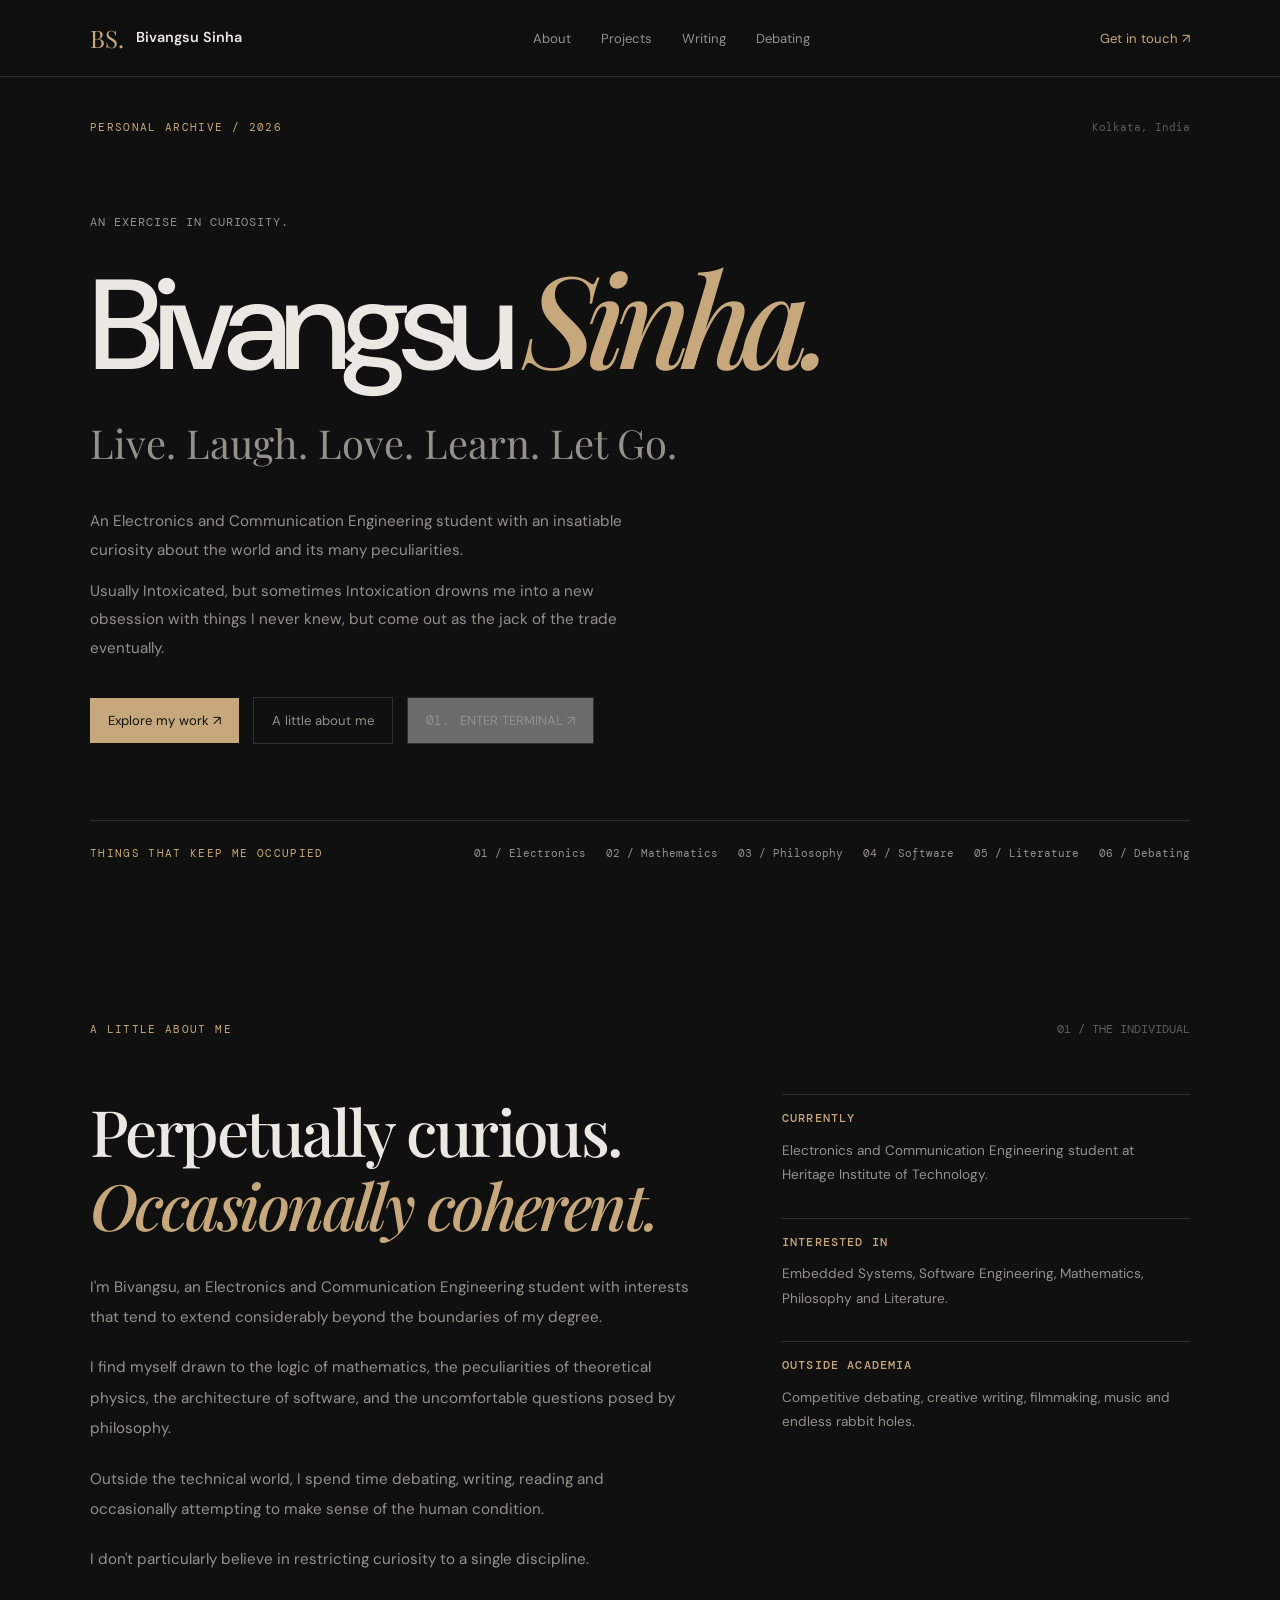
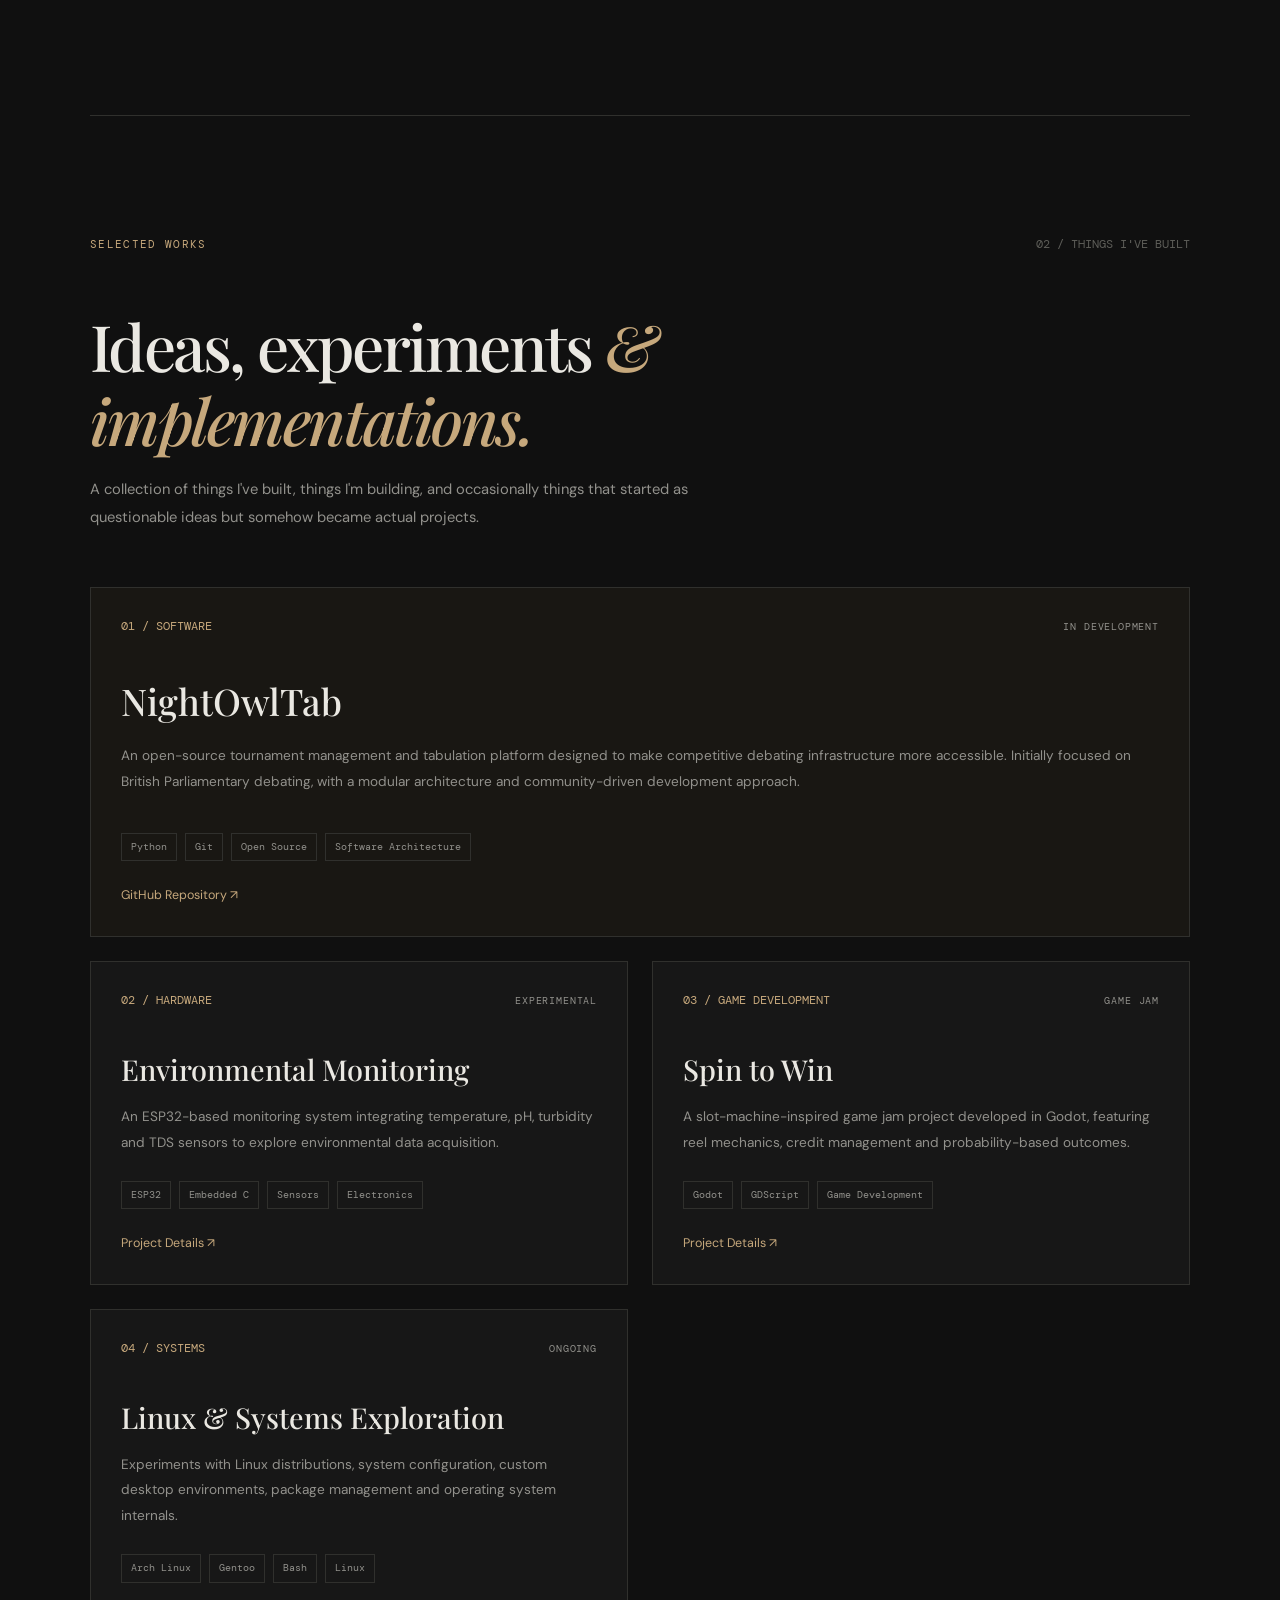
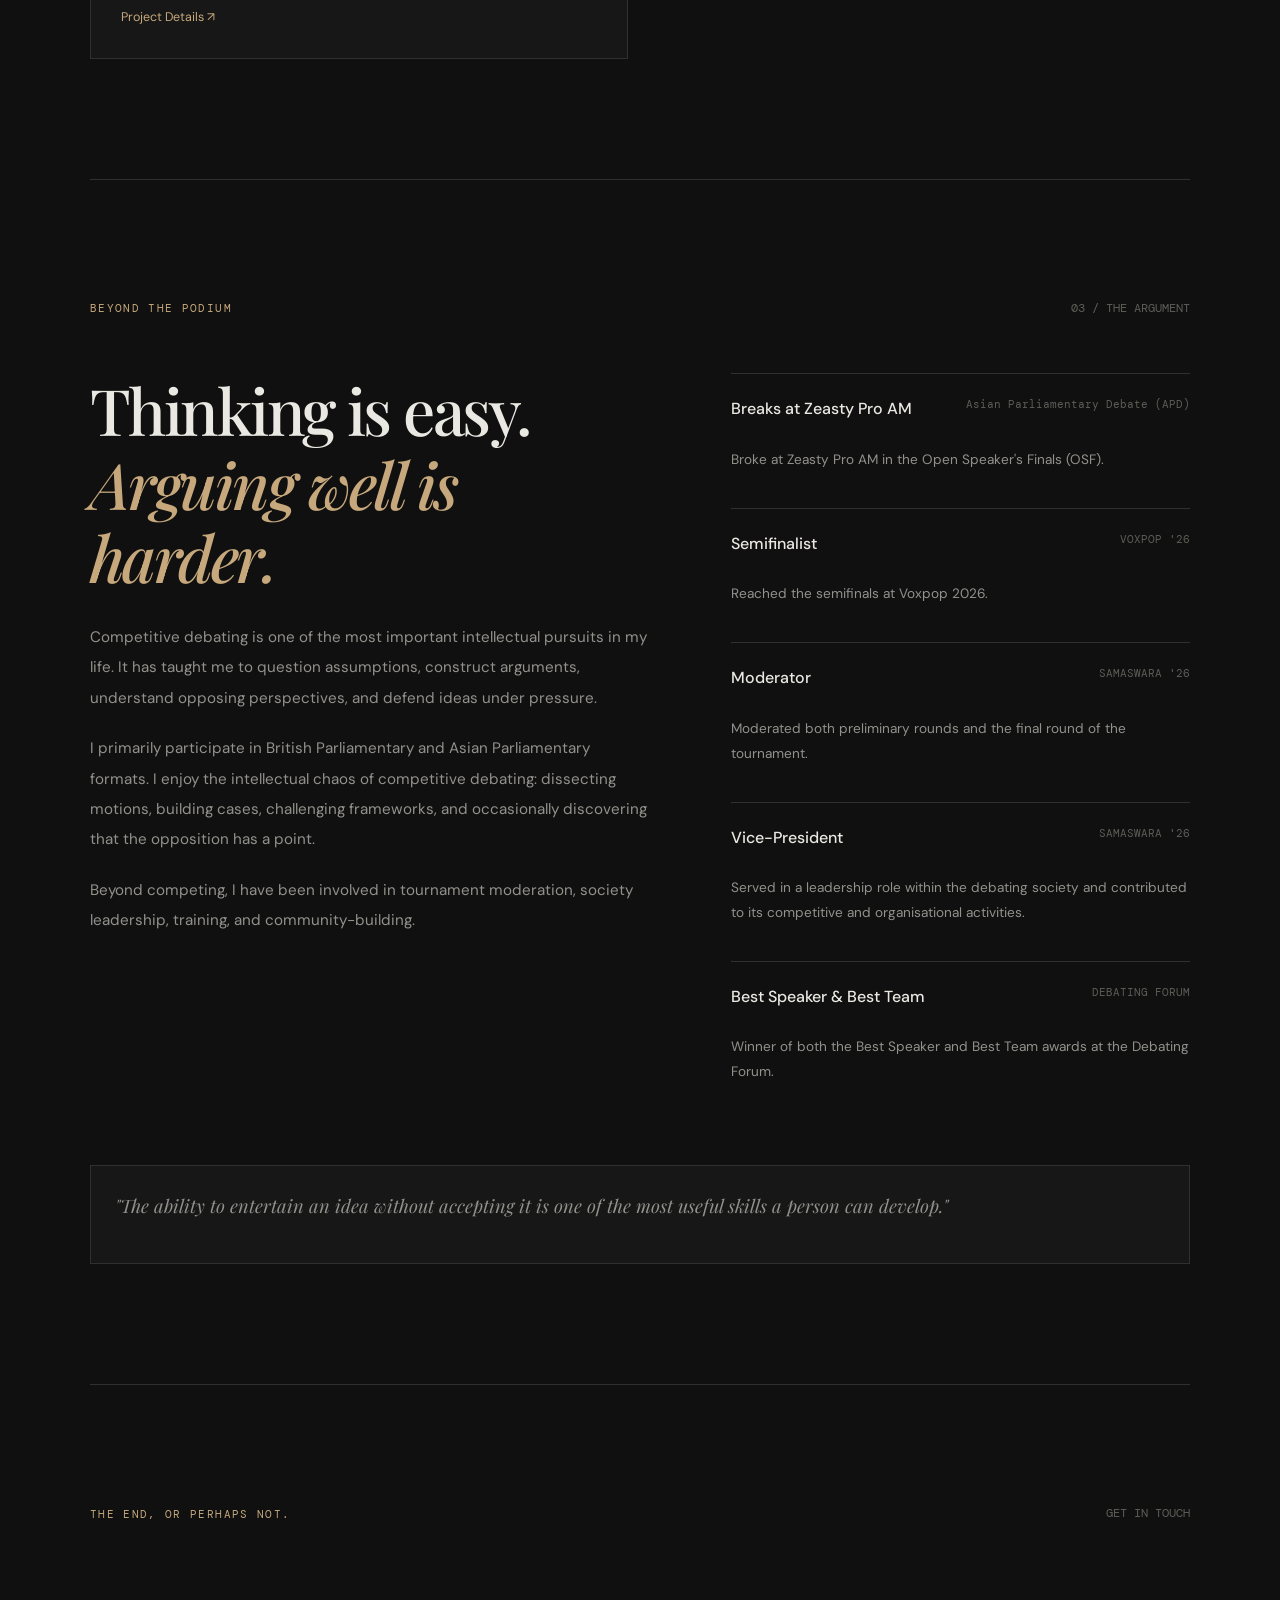
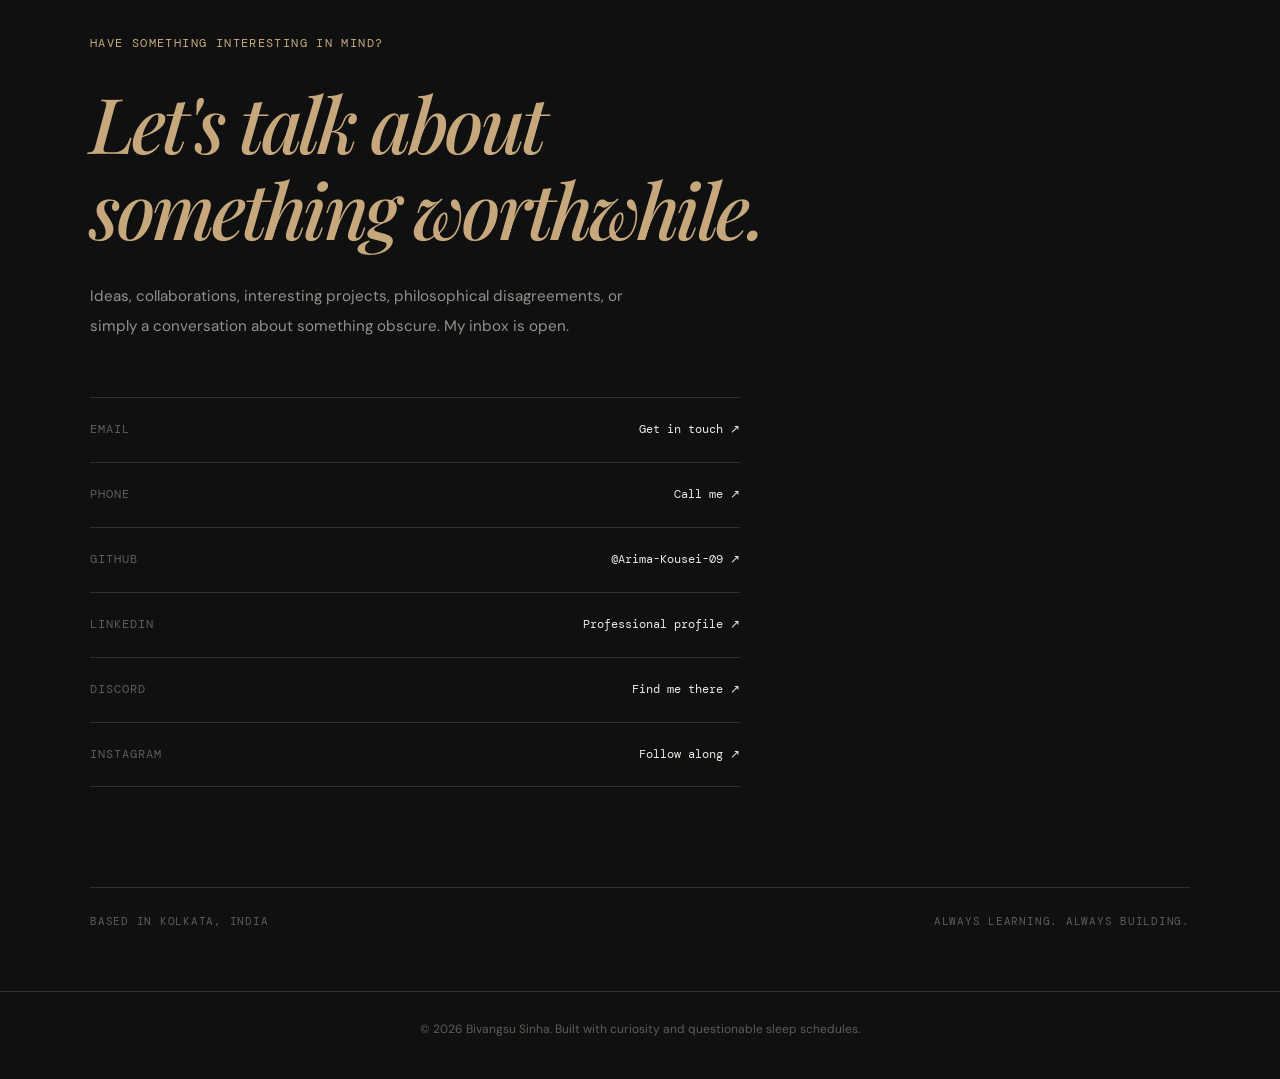
<file: frontend/index.html>
<!doctype html>
<html lang="en">
  <head>
    <meta charset="UTF-8" />

    <meta name="viewport" content="width=device-width, initial-scale=1.0" />

    <meta
      name="description"
      content="The personal archive of Bivangsu Sinha. An exploration of engineering, mathematics, philosophy, literature and everything in between."
    />

    <meta name="author" content="Bivangsu Sinha" />

    <meta name="theme-color" content="#101010" />

    <meta property="og:title" content="Bivangsu Sinha | Personal Archive" />

    <meta
      property="og:description"
      content="Live. Laugh. Love. Learn. Let Go."
    />

    <meta property="og:type" content="website" />

    <title>Bivangsu Sinha | Personal Archive</title>

    <!-- Typography -->

    <link rel="preconnect" href="https://fonts.googleapis.com" />

    <link rel="preconnect" href="https://fonts.gstatic.com" crossorigin />

    <link
      href="https://fonts.googleapis.com/css2?family=DM+Mono:wght@400;500&family=DM+Sans:wght@400;500;600;700&family=Playfair+Display:ital,wght@0,500;0,600;1,500&display=swap"
      rel="stylesheet"
    />

    <!-- Stylesheet -->

    <link rel="stylesheet" href="css/style.css" />
    <link rel="stylesheet" href="css/about.css" />
    <link rel="stylesheet" href="css/projects.css" />
    <link rel="stylesheet" href="css/debating.css" />
    <link rel="stylesheet" href="css/contact.css" />
    <link rel="stylesheet" href="css/terminal.css" />

    <!-- JavaScript -->

    <script src="js/main.js" defer></script>
    <script src="js/terminal.js" defer></script>
    <script src="js/projects.js" defer></script>
  </head>

  <body>
    <!-- =================================
         NAVIGATION
    ================================== -->

    <header id="site-header">
      <nav class="navbar">
        <a href="index.html" class="brand">
          <span class="brand-mark">BS.</span>
          <span class="brand-name">Bivangsu Sinha</span>
        </a>

        <div class="nav-links">
          <a href="#about">About</a>

          <a href="#projects">Projects</a>

          <a href="#writing">Writing</a>

          <a href="#debating">Debating</a>
        </div>

        <a href="#contact" class="nav-contact"> Get in touch ↗ </a>

        <button
          class="menu-toggle"
          id="menu-toggle"
          aria-label="Toggle navigation"
          aria-expanded="false"
        >
          <span></span>
          <span></span>
        </button>
      </nav>
    </header>

    <!-- =================================
         MAIN CONTENT
    ================================== -->

    <main>
      <!-- HERO SECTION -->

      <section id="hero" class="hero">
        <div class="hero-meta">
          <span class="section-label"> PERSONAL ARCHIVE / 2026 </span>

          <span class="location"> Kolkata, India </span>
        </div>

        <div class="hero-content">
          <p class="hero-intro">AN EXERCISE IN CURIOSITY.</p>

          <h1 class="hero-title">
            Bivangsu
            <span>Sinha.</span>
          </h1>

          <h2 class="hero-tagline">Live. Laugh. Love. Learn. Let Go.</h2>

          <div class="hero-description">
            <p>
              An Electronics and Communication Engineering student with an
              insatiable curiosity about the world and its many peculiarities.
            </p>

            <p>
              Usually Intoxicated, but sometimes Intoxication drowns me into a
              new obsession with things I never knew, but come out as the jack
              of the trade eventually.
            </p>
          </div>

          <div class="hero-actions">
            <a href="#projects" class="button-primary"> Explore my work ↗ </a>

            <a href="#about" class="button-secondary"> A little about me </a>

            <button
              type="button"
              class="button-secondary"
              id="open-terminal"
              aria-haspopup="dialog"
              aria-controls="terminal-overlay"
              aria-expanded="false"
            >
              <span class="mono">01.</span> ENTER TERMINAL ↗
            </button>
          </div>
        </div>

        <div class="hero-interests">
          <span class="section-label"> THINGS THAT KEEP ME OCCUPIED </span>

          <div class="interest-list">
            <span>01 / Electronics</span>

            <span>02 / Mathematics</span>

            <span>03 / Philosophy</span>

            <span>04 / Software</span>

            <span>05 / Literature</span>

            <span>06 / Debating</span>
          </div>
        </div>
      </section>

      <!-- FUTURE SECTIONS -->

      <section id="about" class="about-section">
        <div class="about-header">
          <span class="section-label">A LITTLE ABOUT ME</span>
          <span class="about-index">01 / THE INDIVIDUAL</span>
        </div>

        <div class="about-grid">
          <div class="about-main">
            <h2 class="about-title">
              Perpetually curious.
              <span>Occasionally coherent.</span>
            </h2>

            <div class="about-description">
              <p>
                I'm Bivangsu, an Electronics and Communication Engineering
                student with interests that tend to extend considerably beyond
                the boundaries of my degree.
              </p>

              <p>
                I find myself drawn to the logic of mathematics, the
                peculiarities of theoretical physics, the architecture of
                software, and the uncomfortable questions posed by philosophy.
              </p>

              <p>
                Outside the technical world, I spend time debating, writing,
                reading and occasionally attempting to make sense of the human
                condition.
              </p>

              <p>
                I don't particularly believe in restricting curiosity to a
                single discipline.
              </p>
            </div>
          </div>

          <div class="about-details">
            <div class="about-detail">
              <h3>Currently</h3>
              <p>
                Electronics and Communication Engineering student at Heritage
                Institute of Technology.
              </p>
            </div>

            <div class="about-detail">
              <h3>Interested in</h3>
              <p>
                Embedded Systems, Software Engineering, Mathematics, Philosophy
                and Literature.
              </p>
            </div>

            <div class="about-detail">
              <h3>Outside academia</h3>
              <p>
                Competitive debating, creative writing, filmmaking, music and
                endless rabbit holes.
              </p>
            </div>
          </div>
        </div>
      </section>

      <section id="projects" class="projects-section">
        <div class="projects-header">
          <span class="section-label">SELECTED WORKS</span>
          <span class="projects-index">02 / THINGS I'VE BUILT</span>
        </div>

        <div class="projects-intro">
          <h2 class="projects-title">
            Ideas, experiments
            <span>&amp; implementations.</span>
          </h2>

          <p class="projects-description">
            A collection of things I've built, things I'm building, and
            occasionally things that started as questionable ideas but somehow
            became actual projects.
          </p>
        </div>

        <div class="projects-grid">
          <!-- NIGHTOWLTAB -->

          <article class="project-card featured">
            <div class="project-top">
              <span class="project-number">01 / SOFTWARE</span>
              <span class="project-status">IN DEVELOPMENT</span>
            </div>

            <h3 class="project-name">NightOwlTab</h3>

            <p class="project-description">
              An open-source tournament management and tabulation platform
              designed to make competitive debating infrastructure more
              accessible. Initially focused on British Parliamentary debating,
              with a modular architecture and community-driven development
              approach.
            </p>

            <div class="project-tags">
              <span>Python</span>
              <span>Git</span>
              <span>Open Source</span>
              <span>Software Architecture</span>
            </div>

            <a
              href="github.com"
              class="project-link"
              target="_blank"
              rel="noopener noreferrer"
            >
              GitHub Repository ↗
            </a>
          </article>

          <!-- ENVIRONMENTAL MONITORING -->

          <article class="project-card">
            <div class="project-top">
              <span class="project-number">02 / HARDWARE</span>
              <span class="project-status">EXPERIMENTAL</span>
            </div>

            <h3 class="project-name">Environmental Monitoring</h3>

            <p class="project-description">
              An ESP32-based monitoring system integrating temperature, pH,
              turbidity and TDS sensors to explore environmental data
              acquisition.
            </p>

            <div class="project-tags">
              <span>ESP32</span>
              <span>Embedded C</span>
              <span>Sensors</span>
              <span>Electronics</span>
            </div>

            <a href="#contact" class="project-link"> Project Details ↗ </a>
          </article>

          <!-- SPIN TO WIN -->

          <article class="project-card">
            <div class="project-top">
              <span class="project-number">03 / GAME DEVELOPMENT</span>
              <span class="project-status">GAME JAM</span>
            </div>

            <h3 class="project-name">Spin to Win</h3>

            <p class="project-description">
              A slot-machine-inspired game jam project developed in Godot,
              featuring reel mechanics, credit management and probability-based
              outcomes.
            </p>

            <div class="project-tags">
              <span>Godot</span>
              <span>GDScript</span>
              <span>Game Development</span>
            </div>

            <a href="#contact" class="project-link"> Project Details ↗ </a>
          </article>

          <!-- LINUX -->

          <article class="project-card">
            <div class="project-top">
              <span class="project-number">04 / SYSTEMS</span>
              <span class="project-status">ONGOING</span>
            </div>

            <h3 class="project-name">Linux &amp; Systems Exploration</h3>

            <p class="project-description">
              Experiments with Linux distributions, system configuration, custom
              desktop environments, package management and operating system
              internals.
            </p>

            <div class="project-tags">
              <span>Arch Linux</span>
              <span>Gentoo</span>
              <span>Bash</span>
              <span>Linux</span>
            </div>

            <a
              href="https://github.com/Arima-Kousei-09/paper-journal"
              class="project-link"
            >
              Project Details ↗
            </a>
          </article>
        </div>
      </section>

      <section id="writing"></section>

      <section id="debating" class="debating-section">
        <div class="debating-header">
          <span class="section-label">BEYOND THE PODIUM</span>
          <span class="debating-index">03 / THE ARGUMENT</span>
        </div>

        <div class="debating-grid">
          <div class="debating-main">
            <h2 class="debating-title">
              Thinking is easy.
              <span>Arguing well is harder.</span>
            </h2>

            <div class="debating-description">
              <p>
                Competitive debating is one of the most important intellectual
                pursuits in my life. It has taught me to question assumptions,
                construct arguments, understand opposing perspectives, and
                defend ideas under pressure.
              </p>

              <p>
                I primarily participate in British Parliamentary and Asian
                Parliamentary formats. I enjoy the intellectual chaos of
                competitive debating: dissecting motions, building cases,
                challenging frameworks, and occasionally discovering that the
                opposition has a point.
              </p>

              <p>
                Beyond competing, I have been involved in tournament moderation,
                society leadership, training, and community-building.
              </p>
            </div>
          </div>

          <div class="debating-roles">
            <article class="debating-role">
              <div class="debating-role-top">
                <h3>Breaks at Zeasty Pro AM</h3>
                <span class="role-date">Asian Parliamentary Debate (APD)</span>
              </div>
              <p>Broke at Zeasty Pro AM in the Open Speaker's Finals (OSF).</p>
            </article>

            <article class="debating-role">
              <div class="debating-role-top">
                <h3>Semifinalist</h3>
                <span class="role-date">VOXPOP '26</span>
              </div>
              <p>Reached the semifinals at Voxpop 2026.</p>
            </article>

            <article class="debating-role">
              <div class="debating-role-top">
                <h3>Moderator</h3>
                <span class="role-date">SAMASWARA '26</span>
              </div>
              <p>
                Moderated both preliminary rounds and the final round of the
                tournament.
              </p>
            </article>

            <article class="debating-role">
              <div class="debating-role-top">
                <h3>Vice-President</h3>
                <span class="role-date">SAMASWARA '26</span>
              </div>
              <p>
                Served in a leadership role within the debating society and
                contributed to its competitive and organisational activities.
              </p>
            </article>

            <article class="debating-role">
              <div class="debating-role-top">
                <h3>Best Speaker & Best Team</h3>
                <span class="role-date">DEBATING FORUM</span>
              </div>
              <p>
                Winner of both the Best Speaker and Best Team awards at the
                Debating Forum.
              </p>
            </article>
          </div>
        </div>

        <div class="debating-note">
          <p>
            "The ability to entertain an idea without accepting it is one of the
            most useful skills a person can develop."
          </p>
        </div>
      </section>
    </main>

    <!-- CONTACT SECTION -->

    <section id="contact" class="contact-section">
      <div class="contact-header">
        <span class="section-label"><p>THE END, OR PERHAPS NOT.</p></span>
        <span class="contact-index"><p>GET IN TOUCH</p></span>
      </div>

      <div class="contact-content">
        <p class="contact-intro">HAVE SOMETHING INTERESTING IN MIND?</p>

        <h2 class="contact-title">
          <span>Let's talk about</span>
          <span>something worthwhile.</span>
        </h2>

        <p class="contact-description">
          Ideas, collaborations, interesting projects, philosophical
          disagreements, or simply a conversation about something obscure. My
          inbox is open.
        </p>

        <div class="contact-links">
          <!-- EMAIL -->
          <a
            href="mailto:bivangsusinhapotterhead@gmail.com"
            class="contact-link"
          >
            <span>EMAIL</span>
            <span>Get in touch ↗</span>
          </a>

          <!-- PHONE -->
          <a href="tel:+919832454469" class="contact-link">
            <span>PHONE</span>
            <span>Call me ↗</span>
          </a>

          <!-- GITHUB -->
          <a
            href="https://github.com/Arima-Kousei-09"
            target="_blank"
            rel="noopener noreferrer"
            class="contact-link"
          >
            <span>GITHUB</span>
            <span>@Arima-Kousei-09 ↗</span>
          </a>

          <!-- LINKEDIN -->
          <a
            href="https://www.linkedin.com/in/bivangsusinha/"
            target="_blank"
            rel="noopener noreferrer"
            class="contact-link"
          >
            <span>LINKEDIN</span>
            <span>Professional profile ↗</span>
          </a>

          <!-- DISCORD -->
          <a
            href="1360296406455418940"
            target="_blank"
            rel="noopener noreferrer"
            class="contact-link"
          >
            <span>DISCORD</span>
            <span>Find me there ↗</span>
          </a>

          <!-- INSTAGRAM -->
          <a
            href="https://www.instagram.com/arima__kousei___/"
            target="_blank"
            rel="noopener noreferrer"
            class="contact-link"
          >
            <span>INSTAGRAM</span>
            <span>Follow along ↗</span>
          </a>
        </div>
      </div>

      <div class="contact-bottom">
        <span>BASED IN KOLKATA, INDIA</span>
        <span>ALWAYS LEARNING. ALWAYS BUILDING.</span>
      </div>
    </section>

    <!-- =================================
         INTEGRATED TERMINAL OVERLAY
    ================================== -->

    <div
      class="terminal-overlay"
      id="terminal-overlay"
      aria-hidden="true"
      role="dialog"
      aria-modal="true"
      aria-labelledby="terminal-dialog-title"
      inert
    >
      <section class="terminal-window">
        <div class="terminal-window-bar">
          <div class="window-controls" aria-hidden="true">
            <span></span>
            <span></span>
            <span></span>
          </div>

          <span class="window-title" id="terminal-dialog-title"
            >arima@archive: ~</span
          >

          <button
            type="button"
            class="terminal-exit"
            id="close-terminal"
            aria-label="Exit terminal and return to portfolio"
          >
            EXIT ↗
          </button>
        </div>

        <div class="terminal-content" id="terminal-content">
          <div class="terminal-welcome">
            <pre class="ascii-art">
    _    ____  ___ __  __    _
   / \  |  _ \|_ _|  \/  |  / \
  / _ \ | |_) || || |\/| | / _ \
 / ___ \|  _ < | || |  | |/ ___ \
/_/   \_\_| \_\___|_|  |_/_/   \_\
            </pre>

            <p class="welcome-title">ARIMA'S PERSONAL ARCHIVE</p>
            <p class="welcome-subtitle">A different way to explore.</p>
            <p class="system-message">System initialised.</p>
            <p class="system-message">
              Type <span class="command-highlight">help</span>
              to see available commands.
            </p>
          </div>

          <div
            class="terminal-output"
            id="terminal-output"
            aria-live="polite"
          ></div>

          <form class="terminal-input-line" id="terminal-form">
            <label for="terminal-input" class="terminal-prompt">
              arima@archive:~$
            </label>

            <input
              type="text"
              id="terminal-input"
              name="command"
              autocomplete="off"
              autocapitalize="off"
              autocorrect="off"
              spellcheck="false"
              maxlength="120"
              aria-label="Enter terminal command"
            />
          </form>
        </div>
      </section>
    </div>

    <!-- =================================
         FOOTER
    ================================== -->

    <footer id="site-footer">
      <p>
        © 2026 Bivangsu Sinha. Built with curiosity and questionable sleep
        schedules.
      </p>
    </footer>
  </body>
</html>
</file>
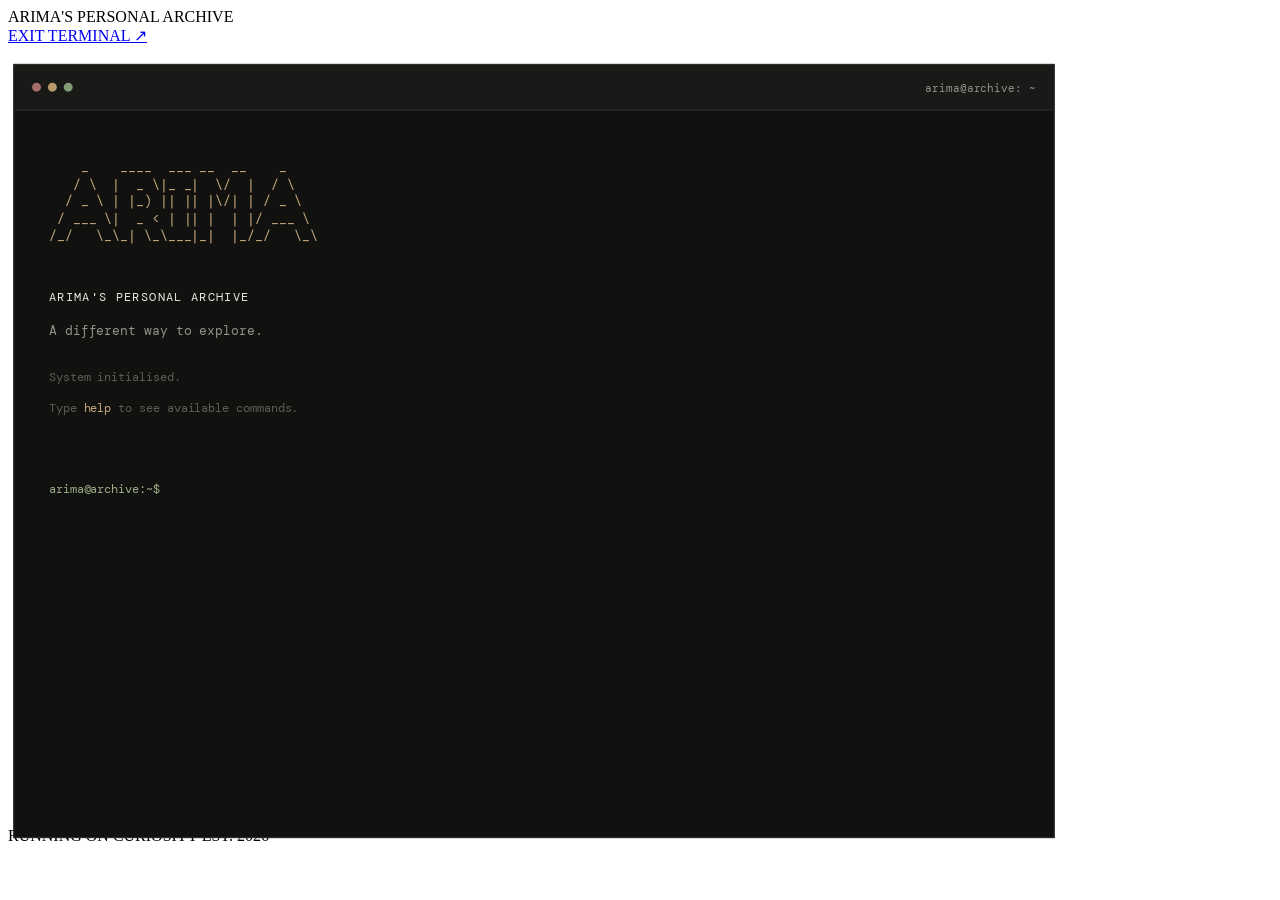
<file: frontend/terminal.html>
<!doctype html>
<html lang="en">
  <head>
    <meta charset="UTF-8" />
    <meta name="viewport" content="width=device-width, initial-scale=1.0" />

    <meta
      name="description"
      content="Arima's personal archive. An interactive terminal for exploring projects, ideas, and work."
    />

    <title>Arima | Terminal</title>

    <link rel="preconnect" href="https://fonts.googleapis.com" />
    <link rel="preconnect" href="https://fonts.gstatic.com" crossorigin />

    <link
      href="https://fonts.googleapis.com/css2?family=DM+Mono:wght@400;500&display=swap"
      rel="stylesheet"
    />

    <link rel="stylesheet" href="css/terminal.css" />

    <script src="js/terminal.js" defer></script>
  </head>

  <body>
    <main class="terminal-page">
      <header class="terminal-header">
        <div class="terminal-identity">
          <span class="status-indicator"></span>
          <span>ARIMA'S PERSONAL ARCHIVE</span>
        </div>

        <a href="index.html" class="exit-link"> EXIT TERMINAL ↗ </a>
      </header>

      <section class="terminal-window">
        <div class="terminal-window-bar">
          <div class="window-controls">
            <span></span>
            <span></span>
            <span></span>
          </div>

          <span class="window-title">arima@archive: ~</span>
        </div>

        <div class="terminal-content" id="terminal-content">
          <div class="terminal-welcome">
            <pre class="ascii-art">
    _    ____  ___ __  __    _
   / \  |  _ \|_ _|  \/  |  / \
  / _ \ | |_) || || |\/| | / _ \
 / ___ \|  _ < | || |  | |/ ___ \
/_/   \_\_| \_\___|_|  |_/_/   \_\
                    </pre
            >

            <p class="welcome-title">ARIMA'S PERSONAL ARCHIVE</p>

            <p class="welcome-subtitle">A different way to explore.</p>

            <p class="system-message">System initialised.</p>

            <p class="system-message">
              Type <span class="command-highlight">help</span>
              to see available commands.
            </p>
          </div>

          <div class="terminal-output" id="terminal-output"></div>

          <form class="terminal-input-line" id="terminal-form">
            <label for="terminal-input" class="terminal-prompt">
              arima@archive:~$
            </label>

            <input
              type="text"
              id="terminal-input"
              name="command"
              autocomplete="off"
              autocapitalize="off"
              spellcheck="false"
              autofocus
              aria-label="Enter terminal command"
            />

            <span class="cursor"></span>
          </form>
        </div>
      </section>

      <footer class="terminal-footer">
        <span>RUNNING ON CURIOSITY</span>
        <span>EST. 2026</span>
      </footer>
    </main>
  </body>
</html>
</file>
<file: frontend/css/style.css>
/* ==========================================
   BIVANGSU SINHA — PERSONAL ARCHIVE
   Global Design System
========================================== */

/* ==========================================
   01. DESIGN TOKENS
========================================== */

:root {
  color-scheme: dark;

  /* Backgrounds */
  --background: #101010;
  --surface: #171717;
  --surface-hover: #202020;

  /* Typography */
  --foreground: #eae8e2;
  --secondary: #92918c;
  --muted: #5d5d58;

  /* Accent */
  --accent: #c6a87c;
  --accent-hover: #ddc09a;

  /* Borders */
  --border: #30302d;

  /* Fonts */
  --font-serif: "Playfair Display", Georgia, serif;
  --font-sans: "DM Sans", Arial, sans-serif;
  --font-mono: "DM Mono", monospace;

  /* Layout */
  --container-width: 1100px;

  /* Animation */
  --transition: 200ms ease;
}

/* ==========================================
   02. RESET
========================================== */

*,
*::before,
*::after {
  box-sizing: border-box;
}

html {
  scroll-behavior: smooth;
  scroll-padding-top: 90px;
  background: var(--background);
}

body {
  margin: 0;
  min-width: 320px;

  background: var(--background);
  color: var(--foreground);

  font-family: var(--font-sans);
  line-height: 1.6;

  -webkit-font-smoothing: antialiased;
  -moz-osx-font-smoothing: grayscale;
}

img,
svg {
  display: block;
  max-width: 100%;
}

button,
input,
textarea {
  font: inherit;
}

button {
  cursor: pointer;
}

a {
  color: inherit;
  text-decoration: none;
}

/* ==========================================
   03. TYPOGRAPHY
========================================== */

h1,
h2,
h3,
h4,
p {
  margin-top: 0;
}

h1,
h2,
h3 {
  font-weight: 500;
}

.serif {
  font-family: var(--font-serif);
}

.sans {
  font-family: var(--font-sans);
}

.mono {
  font-family: var(--font-mono);
}

.italic {
  font-style: italic;
}

.accent {
  color: var(--accent);
}

.muted {
  color: var(--secondary);
}

/* ==========================================
   04. LAYOUT UTILITIES
========================================== */

.container {
  width: min(var(--container-width), calc(100% - 48px));

  margin-inline: auto;
}

.section {
  padding-block: 110px;
}

.section-label {
  font-family: var(--font-mono);
  font-size: 0.7rem;
  font-weight: 400;

  text-transform: uppercase;
  letter-spacing: 0.12em;

  color: var(--accent);
}

/* ==========================================
   05. NAVIGATION
========================================== */

#site-header {
  position: sticky;
  top: 0;
  z-index: 100;

  background: rgba(16, 16, 16, 0.92);
  backdrop-filter: blur(16px);

  border-bottom: 1px solid var(--border);
}

.navbar {
  width: min(var(--container-width), calc(100% - 48px));

  min-height: 76px;

  margin-inline: auto;

  display: flex;
  align-items: center;
  justify-content: space-between;

  gap: 24px;
}

.brand {
  display: flex;
  align-items: center;
  gap: 12px;
}

.brand-mark {
  font-family: var(--font-serif);
  font-size: 1.5rem;
  color: var(--accent);
}

.brand-name {
  font-size: 0.9rem;
  font-weight: 600;
}

.nav-links {
  display: flex;
  align-items: center;
  gap: 30px;
}

.nav-links a,
.nav-contact {
  color: var(--secondary);
  font-size: 0.82rem;

  transition: color var(--transition);
}

.nav-links a:hover {
  color: var(--foreground);
}

.nav-contact {
  color: var(--accent);
}

.menu-toggle {
  display: none;

  background: transparent;
  border: 1px solid var(--border);

  padding: 10px;
  color: var(--foreground);
}

.menu-toggle span {
  display: block;
  width: 18px;
  height: 1px;

  background: var(--foreground);
  margin: 5px 0;
}

/* ==========================================
   06. HERO SECTION
========================================== */

.hero {
  width: min(var(--container-width), calc(100% - 48px));

  min-height: calc(100svh - 76px);

  margin-inline: auto;

  display: flex;
  flex-direction: column;
  justify-content: space-between;

  padding-block: 42px 38px;
}

.hero-meta {
  display: flex;
  justify-content: space-between;
  align-items: center;

  gap: 20px;
}

.location {
  color: var(--muted);
  font-family: var(--font-mono);
  font-size: 0.7rem;
}

.hero-content {
  max-width: 850px;
  padding-block: 75px;
}

.hero-intro {
  font-family: var(--font-mono);
  font-size: 0.76rem;

  color: var(--secondary);
  letter-spacing: 0.08em;

  margin-bottom: 22px;
}

.hero-title {
  font-family: var(--font-sans);

  font-size: clamp(4rem, 10vw, 8rem);
  font-weight: 500;

  letter-spacing: -0.075em;
  line-height: 0.98;

  margin-bottom: 22px;
}

.hero-title span {
  font-family: var(--font-serif);
  font-style: italic;
  font-weight: 500;

  color: var(--accent);
}

.hero-tagline {
  font-family: var(--font-serif);

  font-size: clamp(1.5rem, 3.5vw, 2.5rem);
  font-weight: 400;

  color: var(--secondary);

  margin-bottom: 32px;
}

.hero-description {
  max-width: 560px;

  color: var(--secondary);
  font-size: 0.95rem;
  line-height: 1.9;
}

.hero-description p {
  margin-bottom: 12px;
}

.hero-actions {
  display: flex;
  align-items: center;
  flex-wrap: wrap;

  gap: 14px;
  margin-top: 34px;
}

/* ==========================================
   07. BUTTONS
========================================== */

.button-primary,
.button-secondary {
  display: inline-flex;
  align-items: center;
  justify-content: center;

  gap: 10px;

  padding: 12px 18px;

  font-size: 0.82rem;

  transition:
    background var(--transition),
    color var(--transition),
    border-color var(--transition);
}

.button-primary {
  background: var(--accent);
  color: var(--background);
}

.button-primary:hover {
  background: var(--foreground);
  color: var(--background);
}

.button-secondary {
  border: 1px solid var(--border);
  color: var(--secondary);
}

.button-secondary:hover {
  border-color: var(--accent);
  color: var(--foreground);
  background: var(--surface);
}

/* ==========================================
   08. INTERESTS
========================================== */

.hero-interests {
  border-top: 1px solid var(--border);

  padding-top: 24px;

  display: flex;
  justify-content: space-between;
  align-items: flex-start;

  gap: 30px;
}

.interest-list {
  display: flex;
  justify-content: flex-end;
  flex-wrap: wrap;

  gap: 12px 20px;
}

.interest-list span {
  font-family: var(--font-mono);
  font-size: 0.7rem;

  color: var(--secondary);
}

/* ==========================================
   09. FOOTER
========================================== */

#site-footer {
  border-top: 1px solid var(--border);

  padding: 28px 24px;

  text-align: center;

  color: var(--muted);
  font-size: 0.75rem;
}

/* ==========================================
   10. GLOBAL INTERACTIONS
========================================== */

a,
button {
  transition:
    color var(--transition),
    background var(--transition),
    border-color var(--transition);
}

::selection {
  background: var(--accent);
  color: var(--background);
}

:focus-visible {
  outline: 2px solid var(--accent);
  outline-offset: 4px;
}

/* ==========================================
   11. SCROLLBAR
========================================== */

::-webkit-scrollbar {
  width: 7px;
}

::-webkit-scrollbar-track {
  background: var(--background);
}

::-webkit-scrollbar-thumb {
  background: var(--border);
}

::-webkit-scrollbar-thumb:hover {
  background: var(--muted);
}

/* ==========================================
   12. RESPONSIVE DESIGN
========================================== */

@media (max-width: 768px) {
  .section {
    padding-block: 80px;
  }

  .hero-content {
    padding-block: 90px;
  }

  .hero-interests {
    flex-direction: column;
    gap: 20px;
  }

  .interest-list {
    justify-content: flex-start;
  }
}

@media (max-width: 700px) {
  .navbar {
    flex-wrap: wrap;
    padding-block: 14px;
  }

  .menu-toggle {
    display: block;
    margin-left: auto;
  }

  .nav-contact {
    display: none;
  }

  .nav-links {
    display: none;

    width: 100%;

    flex-direction: column;
    align-items: flex-start;

    gap: 18px;
    padding: 12px 0 20px;
  }

  .nav-links.active {
    display: flex;
  }
}

@media (max-width: 640px) {
  .navbar,
  .hero {
    width: calc(100% - 32px);
  }

  .hero-meta {
    align-items: flex-start;
    flex-direction: column;
    gap: 8px;
  }

  .hero-content {
    padding-block: 70px;
  }

  .hero-title {
    font-size: clamp(3.5rem, 15vw, 5rem);
  }

  .hero-tagline {
    line-height: 1.3;
  }

  .hero-actions {
    align-items: stretch;
    flex-direction: column;
  }

  .hero-interests {
    gap: 18px;
  }

  .interest-list {
    gap: 12px;
    flex-direction: column;
  }
}

/* ==========================================
   13. REDUCED MOTION
========================================== */

@media (prefers-reduced-motion: reduce) {
  *,
  *::before,
  *::after {
    scroll-behavior: auto !important;
    animation-duration: 0.01ms !important;
    transition-duration: 0.01ms !important;
  }
}
</file>
<file: frontend/css/about.css>
/* ==========================================
   ABOUT SECTION
========================================== */

.about-section {
  width: min(1100px, calc(100% - 48px));
  margin-inline: auto;
  padding-block: 120px;

  border-bottom: 1px solid var(--border);
}

.about-header {
  display: flex;
  justify-content: space-between;
  align-items: center;
  margin-bottom: 55px;
}

.about-index {
  color: var(--muted);
  font-family: var(--font-mono);
  font-size: 0.72rem;
}

.about-grid {
  display: grid;
  grid-template-columns: 1.2fr 0.8fr;
  gap: 80px;
}

.about-title {
  font-family: var(--font-serif);
  font-size: clamp(2.5rem, 5vw, 4.5rem);
  font-weight: 500;
  line-height: 1.15;
  letter-spacing: -0.04em;
  margin-bottom: 30px;
}

.about-title span {
  color: var(--accent);
  font-style: italic;
}

.about-description {
  max-width: 600px;
  color: var(--secondary);
  font-size: 0.95rem;
  line-height: 2;
}

.about-description p {
  margin-bottom: 20px;
}

.about-details {
  display: flex;
  flex-direction: column;
  gap: 30px;
}

.about-detail {
  border-top: 1px solid var(--border);
  padding-top: 15px;
}

.about-detail h3 {
  color: var(--accent);
  font-family: var(--font-mono);
  font-size: 0.72rem;
  text-transform: uppercase;
  letter-spacing: 0.1em;
  margin-bottom: 10px;
}

.about-detail p {
  color: var(--secondary);
  font-size: 0.85rem;
  line-height: 1.8;
  margin: 0;
}

@media (max-width: 768px) {
  .about-section {
    padding-block: 80px;
  }

  .about-grid {
    grid-template-columns: 1fr;
    gap: 45px;
  }

  .about-header {
    margin-bottom: 35px;
  }
}

@media (max-width: 640px) {
  .about-section {
    width: calc(100% - 32px);
  }
}
</file>
<file: frontend/css/projects.css>
/* ==========================================
   PROJECTS SECTION
========================================== */

.projects-section {
  width: min(1100px, calc(100% - 48px));
  margin-inline: auto;
  padding-block: 120px;

  border-bottom: 1px solid var(--border);
}

.projects-header {
  display: flex;
  justify-content: space-between;
  align-items: center;
  margin-bottom: 55px;
}

.projects-index {
  color: var(--muted);
  font-family: var(--font-mono);
  font-size: 0.72rem;
}

.projects-intro {
  max-width: 650px;
  margin-bottom: 55px;
}

.projects-title {
  font-family: var(--font-serif);
  font-size: clamp(2.5rem, 5vw, 4.5rem);
  font-weight: 500;
  letter-spacing: -0.04em;
  line-height: 1.15;
  margin-bottom: 20px;
}

.projects-title span {
  color: var(--accent);
  font-style: italic;
}

.projects-description {
  color: var(--secondary);
  font-size: 0.92rem;
  line-height: 1.9;
}

/* PROJECT GRID */

.projects-grid {
  display: grid;
  grid-template-columns: repeat(2, minmax(0, 1fr));
  gap: 24px;
}

/* PROJECT CARD */

.project-card {
  display: flex;
  flex-direction: column;

  min-height: 310px;

  padding: 30px;

  background: var(--surface);
  border: 1px solid var(--border);

  transition:
    border-color var(--transition),
    background var(--transition),
    transform var(--transition);
}

.project-card:hover {
  border-color: var(--accent);
  background: var(--surface-hover);
  transform: translateY(-4px);
}

.project-top {
  display: flex;
  justify-content: space-between;
  align-items: center;

  margin-bottom: 35px;
}

.project-number {
  font-family: var(--font-mono);
  font-size: 0.72rem;
  color: var(--accent);
}

.project-status {
  font-family: var(--font-mono);
  font-size: 0.65rem;
  text-transform: uppercase;
  letter-spacing: 0.08em;
  color: var(--secondary);
}

.project-name {
  font-family: var(--font-serif);
  font-size: 1.8rem;
  font-weight: 500;

  margin-bottom: 12px;
}

.project-description {
  color: var(--secondary);
  font-size: 0.85rem;
  line-height: 1.9;

  margin-bottom: 25px;
}

.project-tags {
  display: flex;
  flex-wrap: wrap;
  gap: 8px;

  margin-top: auto;
  margin-bottom: 25px;
}

.project-tags span {
  padding: 5px 9px;

  border: 1px solid var(--border);

  font-family: var(--font-mono);
  font-size: 0.65rem;

  color: var(--secondary);
}

.project-link {
  display: inline-flex;
  align-items: center;
  gap: 8px;

  width: fit-content;

  font-size: 0.78rem;
  color: var(--accent);
}

.project-link:hover {
  color: var(--foreground);
}

/* FEATURED PROJECT */

.project-card.featured {
  grid-column: span 2;
  min-height: 350px;
  background: #191713;
}

.project-card.featured .project-name {
  font-size: 2.3rem;
}

/* RESPONSIVE */

@media (max-width: 768px) {
  .projects-section {
    padding-block: 80px;
  }

  .projects-grid {
    grid-template-columns: 1fr;
  }

  .project-card.featured {
    grid-column: span 1;
  }
}

@media (max-width: 640px) {
  .projects-section {
    width: calc(100% - 32px);
  }

  .projects-header {
    margin-bottom: 35px;
  }

  .project-card {
    padding: 24px;
  }

  .project-card.featured .project-name {
    font-size: 1.9rem;
  }
}
</file>
<file: frontend/css/debating.css>
/* =========================================
   DEBATE & LEADERSHIP
========================================= */

.debating-section {
  width: min(1100px, calc(100% - 48px));
  margin-inline: auto;
  padding-block: 120px;
  border-bottom: 1px solid var(--border);
}

.debating-header {
  display: flex;
  justify-content: space-between;
  align-items: center;
  margin-bottom: 55px;
}

.debating-index {
  color: var(--muted);
  font-family: var(--font-mono);
  font-size: 0.72rem;
}

.debating-grid {
  display: grid;
  grid-template-columns: 1.1fr 0.9fr;
  gap: 80px;
}

.debating-title {
  font-family: var(--font-serif);
  font-size: clamp(2.5rem, 5vw, 4.5rem);
  font-weight: 500;
  line-height: 1.15;
  letter-spacing: -0.04em;
  margin-bottom: 28px;
}

.debating-title span {
  color: var(--accent);
  font-style: italic;
}

.debating-description {
  max-width: 600px;
  color: var(--secondary);
  font-size: 0.95rem;
  line-height: 2;
}

.debating-description p {
  margin-bottom: 20px;
}

.debating-roles {
  display: flex;
  flex-direction: column;
  gap: 0;
}

.debating-role {
  padding: 22px 0;
  border-top: 1px solid var(--border);
}

.debating-role-top {
  display: flex;
  justify-content: space-between;
  gap: 16px;
  margin-bottom: 10px;
}

.debating-role h3 {
  color: var(--foreground);
  font-family: var(--font-sans);
  font-size: 1rem;
  font-weight: 500;
}

.debating-role .role-date {
  color: var(--muted);
  font-family: var(--font-mono);
  font-size: 0.7rem;
  white-space: nowrap;
}

.debating-role p {
  color: var(--secondary);
  font-size: 0.85rem;
  line-height: 1.8;
}

.debating-note {
  margin-top: 45px;
  padding: 24px;
  border: 1px solid var(--border);
  background: var(--surface);
}

.debating-note p {
  color: var(--secondary);
  font-family: var(--font-serif);
  font-size: 1.15rem;
  font-style: italic;
  line-height: 1.7;
}

@media (max-width: 768px) {
  .debating-section {
    padding-block: 80px;
  }

  .debating-grid {
    grid-template-columns: 1fr;
    gap: 45px;
  }

  .debating-header {
    margin-bottom: 35px;
  }
}

@media (max-width: 640px) {
  .debating-section {
    width: calc(100% - 32px);
  }

  .debating-role-top {
    flex-direction: column;
    gap: 6px;
  }
}
</file>
<file: frontend/css/contact.css>
/* =========================================
   CONTACT SECTION
========================================= */

.contact-section {
  width: min(1100px, calc(100% - 48px));
  margin-inline: auto;
  padding-block: 120px 60px;
}

.contact-header {
  display: flex;
  justify-content: space-between;
  align-items: center;
  margin-bottom: 100px;
}

.contact-index {
  color: var(--muted);
  font-family: var(--font-mono);
  font-size: 0.72rem;
}

.contact-content {
  max-width: 800px;
  padding-bottom: 100px;
}

.contact-intro {
  color: var(--accent);
  font-family: var(--font-mono);
  font-size: 0.72rem;
  letter-spacing: 0.12em;
  margin-bottom: 25px;
}

.contact-title {
  font-family: var(--font-serif);
  font-size: clamp(2.8rem, 6vw, 5.5rem);
  font-weight: 500;
  line-height: 1.12;
  letter-spacing: -0.045em;
  margin-bottom: 30px;
}

.contact-title span {
  display: block;
  color: var(--accent);
  font-style: italic;
}

.contact-description {
  max-width: 570px;
  color: var(--secondary);
  font-size: 0.95rem;
  line-height: 2;
  margin-bottom: 55px;
}

/* CONTACT LINKS */

.contact-links {
  display: flex;
  flex-direction: column;
  max-width: 650px;
}

.contact-link {
  display: flex;
  justify-content: space-between;
  align-items: center;
  gap: 20px;

  padding: 22px 0;
  border-top: 1px solid var(--border);

  color: var(--foreground);
  text-decoration: none;

  font-family: var(--font-mono);
  font-size: 0.78rem;

  transition: color var(--transition);
}

.contact-link:last-child {
  border-bottom: 1px solid var(--border);
}

.contact-link span:first-child {
  color: var(--muted);
  letter-spacing: 0.08em;
}

.contact-link span:last-child {
  text-align: right;
}

.contact-link:hover {
  color: var(--accent);
}

/* BOTTOM LINE */

.contact-bottom {
  display: flex;
  justify-content: space-between;
  gap: 20px;

  padding-top: 25px;
  border-top: 1px solid var(--border);

  color: var(--muted);
  font-family: var(--font-mono);
  font-size: 0.68rem;
  letter-spacing: 0.07em;
}

/* RESPONSIVE */

@media (max-width: 768px) {
  .contact-section {
    padding-block: 80px 40px;
  }

  .contact-header {
    margin-bottom: 70px;
  }

  .contact-content {
    padding-bottom: 70px;
  }
}

@media (max-width: 640px) {
  .contact-section {
    width: calc(100% - 32px);
  }

  .contact-header {
    margin-bottom: 55px;
  }

  .contact-bottom {
    flex-direction: column;
    gap: 10px;
  }

  .contact-link {
    font-size: 0.68rem;
  }
}
</file>
<file: frontend/css/terminal.css>
/* =========================================
   ARIMA TERMINAL OVERLAY
========================================= */

.terminal-overlay {
  position: fixed;
  inset: 0;
  z-index: 9999;

  display: flex;
  align-items: center;
  justify-content: center;

  padding: 30px;
  background: rgba(8, 8, 8, 0.96);
  backdrop-filter: blur(14px);
  -webkit-backdrop-filter: blur(14px);

  opacity: 0;
  visibility: hidden;
  pointer-events: none;

  transition:
    opacity 250ms ease,
    visibility 250ms ease;
}

/* OPEN STATE */

.terminal-overlay.is-open {
  opacity: 1;
  visibility: visible;
  pointer-events: auto;
}

/* TERMINAL WINDOW */

.terminal-window {
  width: min(100%, 1050px);
  height: min(780px, 90vh);

  display: flex;
  flex-direction: column;

  overflow: hidden;

  background: #111110;
  border: 1px solid #30302d;

  transform: translateY(15px) scale(0.99);
  transition: transform 250ms ease;
}

.terminal-overlay.is-open .terminal-window {
  transform: translateY(0) scale(1);
}

/* TITLE BAR */

.terminal-window-bar {
  min-height: 45px;

  display: flex;
  align-items: center;
  justify-content: space-between;

  padding: 0 18px;

  background: #191918;
  border-bottom: 1px solid #30302d;
}

.window-controls {
  display: flex;
  align-items: center;
  gap: 7px;
}

.window-controls span {
  width: 9px;
  height: 9px;
  border-radius: 50%;
  background: #5d5d58;
}

.window-controls span:first-child {
  background: #a56e68;
}

.window-controls span:nth-child(2) {
  background: #b99a68;
}

.window-controls span:nth-child(3) {
  background: #829b75;
}

.window-title {
  color: #92918c;
  font-family: "DM Mono", monospace;
  font-size: 11px;
}

/* EXIT BUTTON */

.terminal-exit {
  border: none;
  background: transparent;

  color: #92918c;
  font-family: "DM Mono", monospace;
  font-size: 11px;

  cursor: pointer;
  transition: color 200ms ease;
}

.terminal-exit:hover {
  color: #c6a87c;
}

/* TERMINAL CONTENT */

.terminal-content {
  flex: 1;
  min-height: 0;

  padding: 35px;

  overflow-y: auto;

  color: #eae8e2;
  font-family: "DM Mono", monospace;
  font-size: 13px;
  line-height: 1.7;
}

.terminal-welcome {
  margin-bottom: 35px;
}

.ascii-art {
  margin-bottom: 25px;

  color: #c6a87c;
  font-family: "DM Mono", monospace;
  font-size: clamp(9px, 1.3vw, 13px);
  line-height: 1.35;

  white-space: pre;
  overflow-x: auto;
}

.welcome-title {
  color: #eae8e2;
  font-size: 12px;
  letter-spacing: 0.12em;
}

.welcome-subtitle {
  margin-bottom: 25px;
  color: #92918c;
}

.system-message {
  margin-top: 5px;
  color: #5d5d58;
  font-size: 12px;
}

.command-highlight {
  color: #c6a87c;
}

/* COMMAND OUTPUT */

.terminal-output {
  display: flex;
  flex-direction: column;
  gap: 16px;
  margin-bottom: 20px;
}

.command-entry {
  display: flex;
  flex-direction: column;
  gap: 5px;
}

.command-line {
  display: flex;
  flex-wrap: wrap;
  gap: 10px;
  color: #eae8e2;
}

.command-line .prompt {
  color: #9cae87;
}

.command-response {
  color: #92918c;
  white-space: pre-wrap;
  overflow-wrap: anywhere;
}

.command-response .highlight {
  color: #c6a87c;
}

.command-response .success {
  color: #9cae87;
}

/* INPUT LINE */

.terminal-input-line {
  display: flex;
  align-items: center;
  gap: 12px;
  min-height: 32px;
}

.terminal-prompt {
  flex-shrink: 0;
  color: #9cae87;
  font-size: 12px;
}

.terminal-input-line input {
  flex: 1;
  min-width: 0;

  border: none;
  outline: none;
  background: transparent;

  color: #eae8e2;
  font-family: "DM Mono", monospace;
  font-size: 13px;
  caret-color: #c6a87c;
}

/* SCROLLBAR */

.terminal-content::-webkit-scrollbar {
  width: 6px;
}

.terminal-content::-webkit-scrollbar-track {
  background: transparent;
}

.terminal-content::-webkit-scrollbar-thumb {
  background: #30302d;
}

/* RESPONSIVE */

@media (max-width: 640px) {
  .terminal-overlay {
    padding: 10px;
  }

  .terminal-window {
    height: 95vh;
  }

  .terminal-content {
    padding: 22px 15px;
    font-size: 12px;
  }

  .terminal-window-bar {
    padding-inline: 12px;
  }

  .ascii-art {
    font-size: 8px;
  }

  .terminal-prompt {
    font-size: 10px;
  }

  .terminal-input-line input {
    font-size: 12px;
  }
}
</file>
